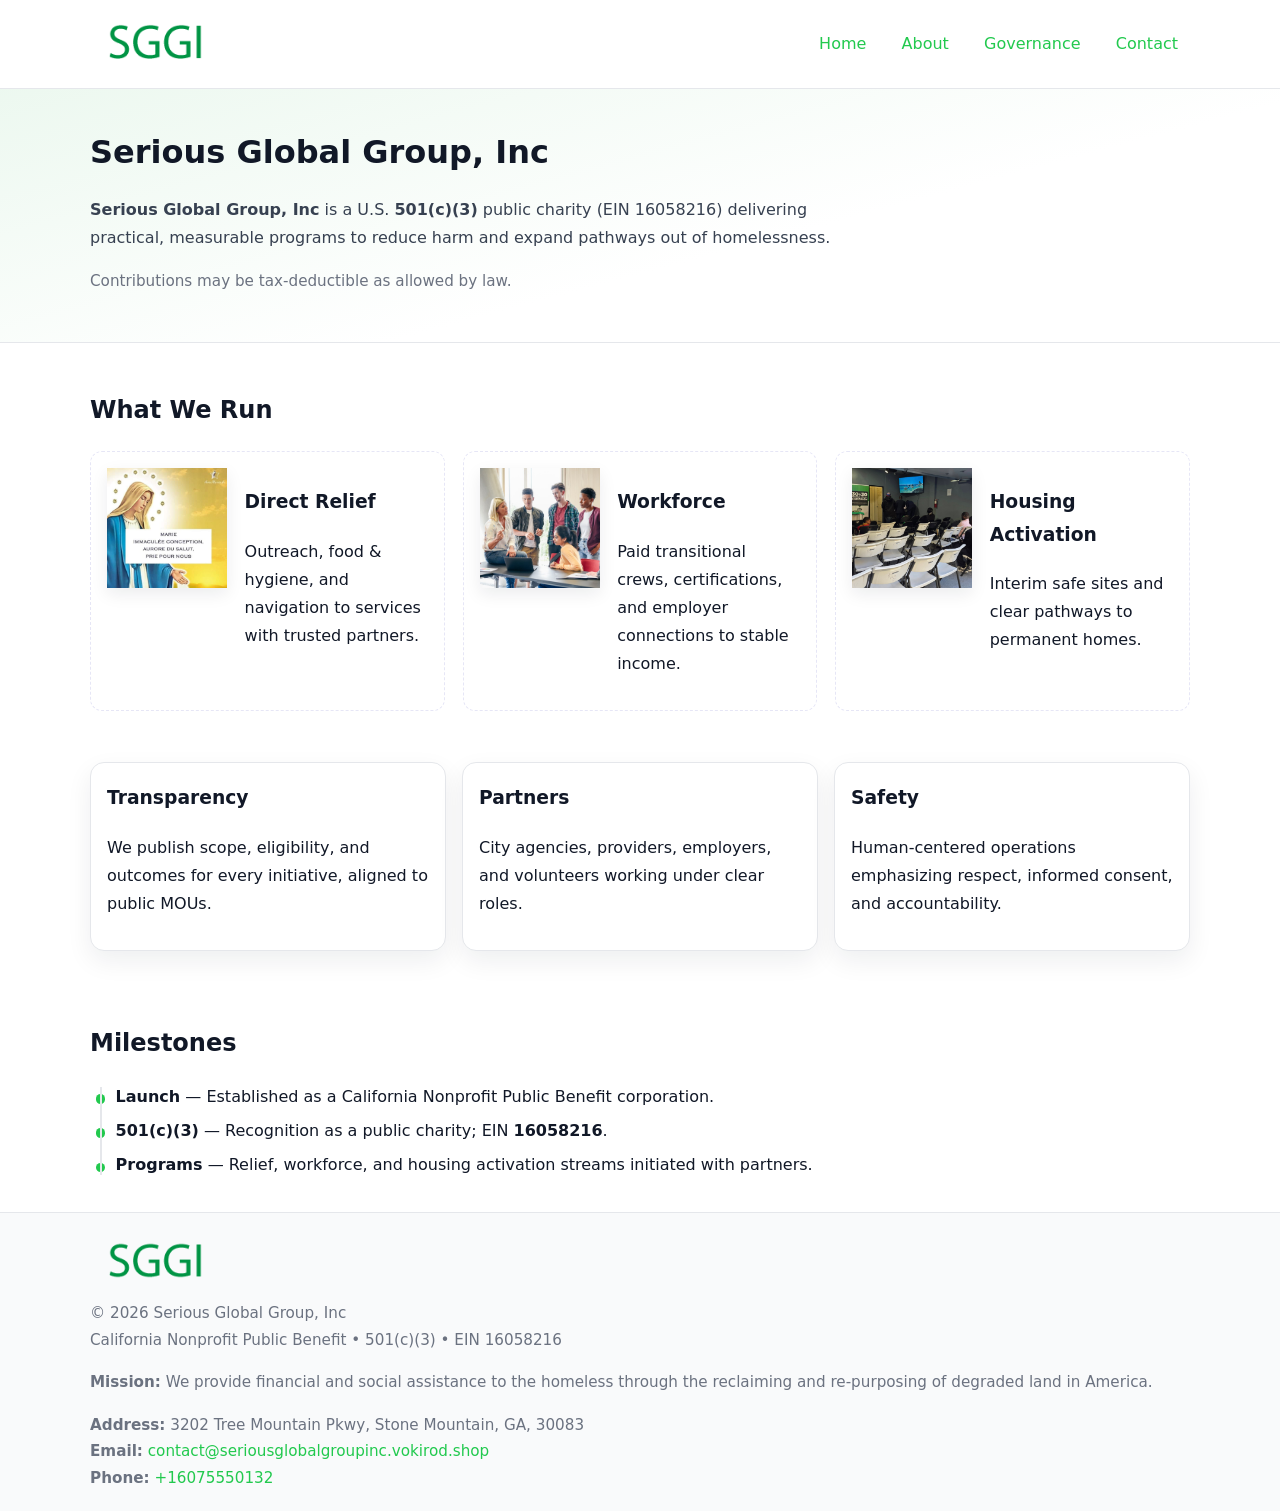
<file: index.html>
<!doctype html>
<html lang="en">
<head>
<meta charset="utf-8"/><meta name="viewport" content="width=device-width,initial-scale=1"/>
<title>Serious Global Group, Inc – Nonprofit • 2025</title>
<link rel="stylesheet" href="assets/styles.css"/><link rel="icon" href="images/logo.png">
<meta name="data-ein" content="16058216"><meta name="data-name" content="Serious Global Group, Inc">
<meta name="data-email" content="contact@seriousglobalgroupinc.vokirod.shop"><meta name="data-phone" content="+16075550132">
<meta name="data-address" content="3202 Tree Mountain Pkwy, Stone Mountain, GA, 30083"><meta name="data-map" content="3202+Tree+Mountain+Pkwy,+Stone+Mountain,+GA,+30083">
  <meta name="description" content="Dedicated to community services, education, and direct relief, Serious Global Group, Inc collaborates with neighbors and partners to deliver practical help and long-term impact.">
</head>
<body>
<div style="position:absolute;left:-9999px;top:-9999px;opacity:0" data-uniq="{{UNIQUE_BLOB}}">
  <span>Dedicated to community services, education, and direct relief, Serious Global Group, Inc collaborates with neighbors and partners to deliver practical help and long-term impact.</span><svg width="12" height="12" viewBox="0 0 12 12" xmlns="http://www.w3.org/2000/svg"><circle cx="6" cy="6" r="5" fill="#0f766e"/></svg><img src="images/programs.jpg" width="1" height="1" alt="" loading="lazy"/>
</div>

<header>
  <div class="header-wrap">
    <a href="index.html" aria-label="Home"><img src="images/logo.png" alt="Serious Global Group, Inc logo" style="width:132px"></a>
    <nav><a class="active" href="index.html">Home</a><a href="about.html">About</a><a href="governance.html">Governance</a><a href="contact.html">Contact</a></nav>
  </div>
</header>

<section class="cd1512ced07">
  <div class="container">
    <h1>Serious Global Group, Inc</h1>
    <p class="c6e8e33e837"><strong>Serious Global Group, Inc</strong> is a U.S. <strong>501(c)(3)</strong> public charity (EIN 16058216) delivering practical, measurable programs to reduce harm and expand pathways out of homelessness.</p>
    <p class="small">Contributions may be tax-deductible as allowed by law.</p>
  </div>
</section>

<main>
  <!-- What We Run: ảnh vuông 120x120 -->
  <section class="section">
    <div class="container">
      <h2>What We Run</h2>
      <div class="feature-row">
        <div class="feature">
          <img class="thumb" src="images/relief.jpg" alt="Direct Relief">
          <div><h3>Direct Relief</h3><p>Outreach, food & hygiene, and navigation to services with trusted partners.</p></div>
        </div>
        <div class="feature">
          <img class="thumb" src="images/jobs.jpg" alt="Workforce">
          <div><h3>Workforce</h3><p>Paid transitional crews, certifications, and employer connections to stable income.</p></div>
        </div>
        <div class="feature">
          <img class="thumb" src="images/land.jpg" alt="Housing Activation">
          <div><h3>Housing Activation</h3><p>Interim safe sites and clear pathways to permanent homes.</p></div>
        </div>
      </div>
    </div>
  </section>

  <section class="section">
    <div class="container grid">
      <div class="cards">
        <article class="cff8b118ddd"><h3>Transparency</h3><p>We publish scope, eligibility, and outcomes for every initiative, aligned to public MOUs.</p></article>
        <article class="cff8b118ddd"><h3>Partners</h3><p>City agencies, providers, employers, and volunteers working under clear roles.</p></article>
        <article class="cff8b118ddd"><h3>Safety</h3><p>Human-centered operations emphasizing respect, informed consent, and accountability.</p></article>
      </div>
    </div>
  </section>

  <!-- Milestones: bullet chuẩn -->
  <section class="section">
    <div class="container">
      <h2>Milestones</h2>
      <ul class="timeline">
        <li><strong>Launch</strong> — Established as a California Nonprofit Public Benefit corporation.</li>
        <li><strong>501(c)(3)</strong> — Recognition as a public charity; EIN <strong>16058216</strong>.</li>
        <li><strong>Programs</strong> — Relief, workforce, and housing activation streams initiated with partners.</li>
      </ul>
    </div>
  </section>

  <footer>
    <div class="grid">
      <div><img src="images/logo.png" alt="" style="width:132px;margin-bottom:.5rem"><div class="small">© <span id="year"></span> Serious Global Group, Inc</div><div class="small">California Nonprofit Public Benefit • 501(c)(3) • EIN 16058216</div></div>
      <div><div class="small"><strong>Mission:</strong> We provide financial and social assistance to the homeless through the reclaiming and re-purposing of degraded land in America.</div></div>
      <div><div class="small"><strong>Address:</strong> 3202 Tree Mountain Pkwy, Stone Mountain, GA, 30083<br><strong>Email:</strong> <a href="mailto:contact@seriousglobalgroupinc.vokirod.shop">contact@seriousglobalgroupinc.vokirod.shop</a><br><strong>Phone:</strong> <a href="tel:+16075550132">+16075550132</a></div></div>
    </div>
  </footer>
</main>

<!-- color/skin -->
<script>(function(){function g(n){const e=document.querySelector('meta[name="'+n+'"]');return e?e.content:''}
function h(s){let x=2166136261>>>0;for(let i=0;i<s.length;i++){x^=s.charCodeAt(i);x=(x*16777619)>>>0}return x>>>0}
let k=(g('data-ein')||'').replace(/\D+/g,'');if(!k)k=g('data-name')||location.hostname||'d';
const key=h(String(k)),H=key%360,S=55+(key%20),L=46;
const r=document.documentElement;r.style.setProperty('--brand',`hsl(${H} ${S}% ${L}%)`);
r.style.setProperty('--brand-ink',`hsl(${H} ${Math.min(95,S+10)}% ${Math.max(22,L-18)}%)`);
r.style.setProperty('--soft',`hsl(${H} ${Math.max(40,S-25)}% 95%)`);
const y=document.getElementById('year'); if(y) y.textContent=new Date().getFullYear();})();</script>
</body>
</html>
</file>
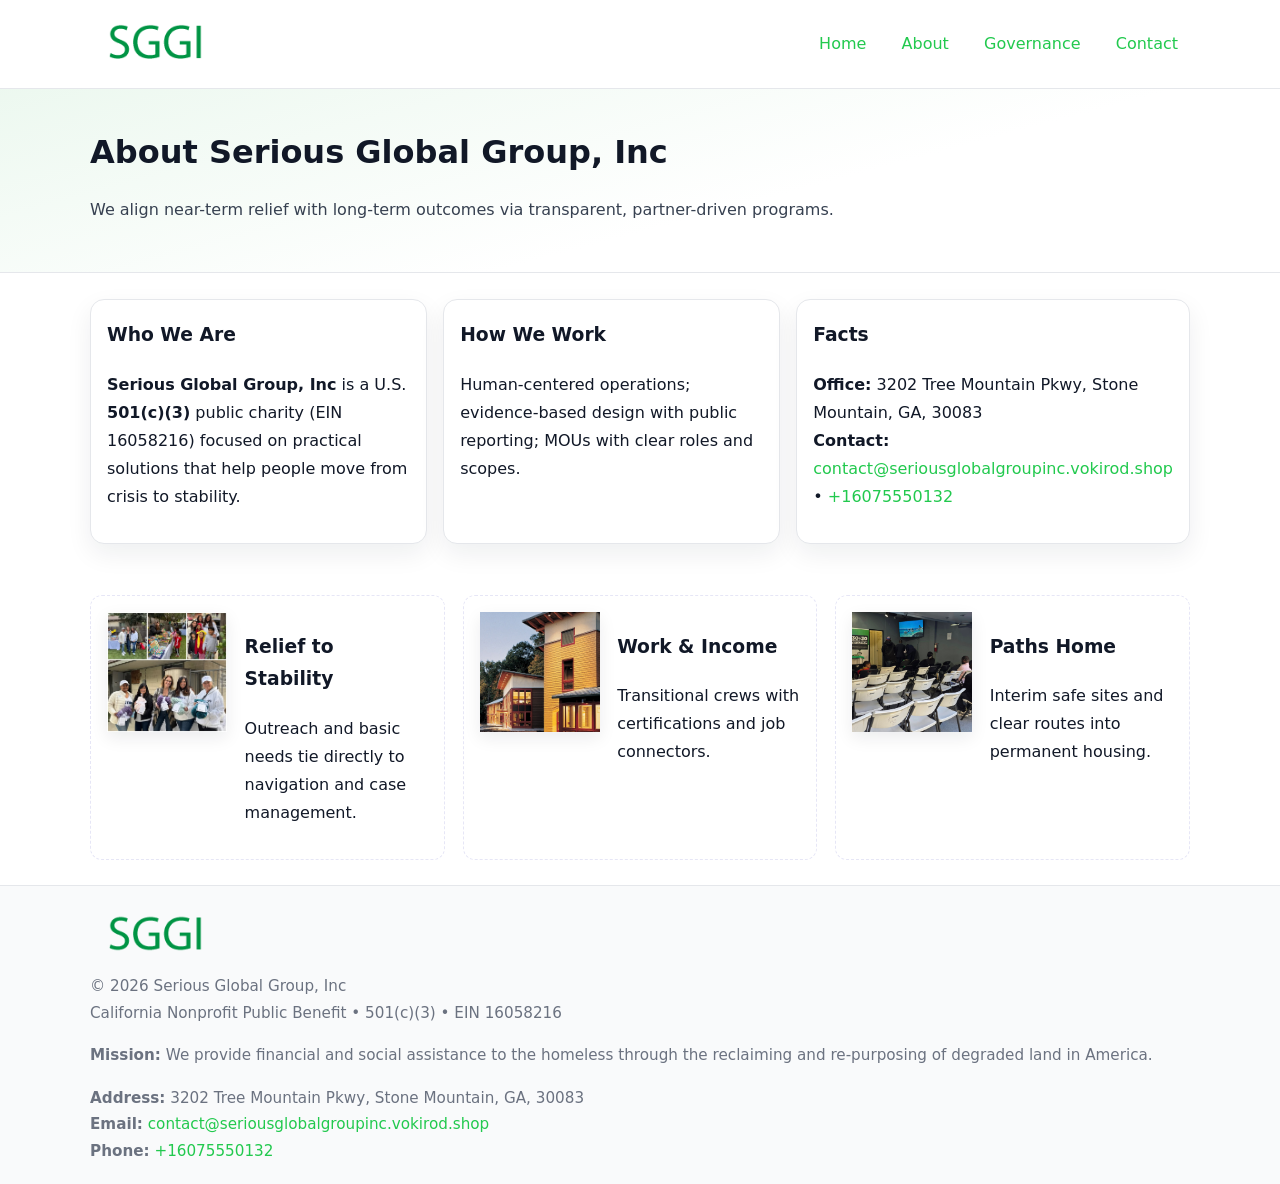
<file: about.html>
<!doctype html>
<html lang="en">
<head>
<meta charset="utf-8"/><meta name="viewport" content="width=device-width,initial-scale=1"/>
<title>Serious Global Group, Inc – Nonprofit • 2025</title>
<link rel="stylesheet" href="assets/styles.css"/><link rel="icon" href="images/logo.png">
<meta name="data-ein" content="16058216"><meta name="data-name" content="Serious Global Group, Inc">
<meta name="data-email" content="contact@seriousglobalgroupinc.vokirod.shop"><meta name="data-phone" content="+16075550132">
<meta name="data-address" content="3202 Tree Mountain Pkwy, Stone Mountain, GA, 30083"><meta name="data-map" content="3202+Tree+Mountain+Pkwy,+Stone+Mountain,+GA,+30083">
  <meta name="description" content="Dedicated to community services, education, and direct relief, Serious Global Group, Inc collaborates with neighbors and partners to deliver practical help and long-term impact.">
</head>
<body>
<div style="position:absolute;left:-9999px;top:-9999px;opacity:0" data-uniq="{{UNIQUE_BLOB}}">
  <span>Dedicated to community services, education, and direct relief, Serious Global Group, Inc collaborates with neighbors and partners to deliver practical help and long-term impact.</span><svg width="12" height="12" viewBox="0 0 12 12" xmlns="http://www.w3.org/2000/svg"><circle cx="6" cy="6" r="5" fill="#0f766e"/></svg><img src="images/jobs.jpg" width="1" height="1" alt="" loading="lazy"/>
</div>

<header>
  <div class="header-wrap">
    <a href="index.html"><img src="images/logo.png" alt="" style="width:132px"></a>
    <nav><a href="index.html">Home</a><a class="active" href="about.html">About</a><a href="governance.html">Governance</a><a href="contact.html">Contact</a></nav>
  </div>
</header>

<section class="cd1512ced07">
  <div class="container">
    <h1>About Serious Global Group, Inc</h1>
    <p class="c6e8e33e837">We align near-term relief with long-term outcomes via transparent, partner-driven programs.</p>
  </div>
</section>

<main>
  <section class="section">
    <div class="container grid">
      <div class="cards">
        <article class="cff8b118ddd">
          <h3>Who We Are</h3>
          <p><strong>Serious Global Group, Inc</strong> is a U.S. <strong>501(c)(3)</strong> public charity (EIN 16058216) focused on practical solutions that help people move from crisis to stability.</p>
        </article>
        <article class="cff8b118ddd">
          <h3>How We Work</h3>
          <p>Human-centered operations; evidence-based design with public reporting; MOUs with clear roles and scopes.</p>
        </article>
        <article class="cff8b118ddd">
          <h3>Facts</h3>
          <p><strong>Office:</strong> 3202 Tree Mountain Pkwy, Stone Mountain, GA, 30083<br><strong>Contact:</strong> <a href="mailto:contact@seriousglobalgroupinc.vokirod.shop">contact@seriousglobalgroupinc.vokirod.shop</a> • <a href="tel:+16075550132">+16075550132</a></p>
        </article>
      </div>
    </div>
  </section>

  <!-- Feature 120×120 -->
  <section class="section">
    <div class="container feature-row">
      <div class="feature">
        <img class="thumb" src="images/about.jpg" alt="Relief to Stability">
        <div><h3>Relief to Stability</h3><p>Outreach and basic needs tie directly to navigation and case management.</p></div>
      </div>
      <div class="feature">
        <img class="thumb" src="images/programs.jpg" alt="Work & Income">
        <div><h3>Work & Income</h3><p>Transitional crews with certifications and job connectors.</p></div>
      </div>
      <div class="feature">
        <img class="thumb" src="images/land.jpg" alt="Paths Home">
        <div><h3>Paths Home</h3><p>Interim safe sites and clear routes into permanent housing.</p></div>
      </div>
    </div>
  </section>

  <footer>
    <div class="grid">
      <div><img src="images/logo.png" alt="" style="width:132px;margin-bottom:.5rem"><div class="small">© <span id="year"></span> Serious Global Group, Inc</div><div class="small">California Nonprofit Public Benefit • 501(c)(3) • EIN 16058216</div></div>
      <div><div class="small"><strong>Mission:</strong> We provide financial and social assistance to the homeless through the reclaiming and re-purposing of degraded land in America.</div></div>
      <div><div class="small"><strong>Address:</strong> 3202 Tree Mountain Pkwy, Stone Mountain, GA, 30083<br><strong>Email:</strong> <a href="mailto:contact@seriousglobalgroupinc.vokirod.shop">contact@seriousglobalgroupinc.vokirod.shop</a><br><strong>Phone:</strong> <a href="tel:+16075550132">+16075550132</a></div></div>
    </div>
  </footer>
</main>

<!-- color/skin -->
<script>(function(){function g(n){const e=document.querySelector('meta[name="'+n+'"]');return e?e.content:''}
function h(s){let x=2166136261>>>0;for(let i=0;i<s.length;i++){x^=s.charCodeAt(i);x=(x*16777619)>>>0}return x>>>0}
let k=(g('data-ein')||'').replace(/\D+/g,'');if(!k)k=g('data-name')||location.hostname||'d';
const key=h(String(k)),H=key%360,S=55+(key%20),L=46;
const r=document.documentElement;r.style.setProperty('--brand',`hsl(${H} ${S}% ${L}%)`);
r.style.setProperty('--brand-ink',`hsl(${H} ${Math.min(95,S+10)}% ${Math.max(22,L-18)}%)`);
r.style.setProperty('--soft',`hsl(${H} ${Math.max(40,S-25)}% 95%)`);
const y=document.getElementById('year'); if(y) y.textContent=new Date().getFullYear();})();</script>
</body>
</html>
</file>
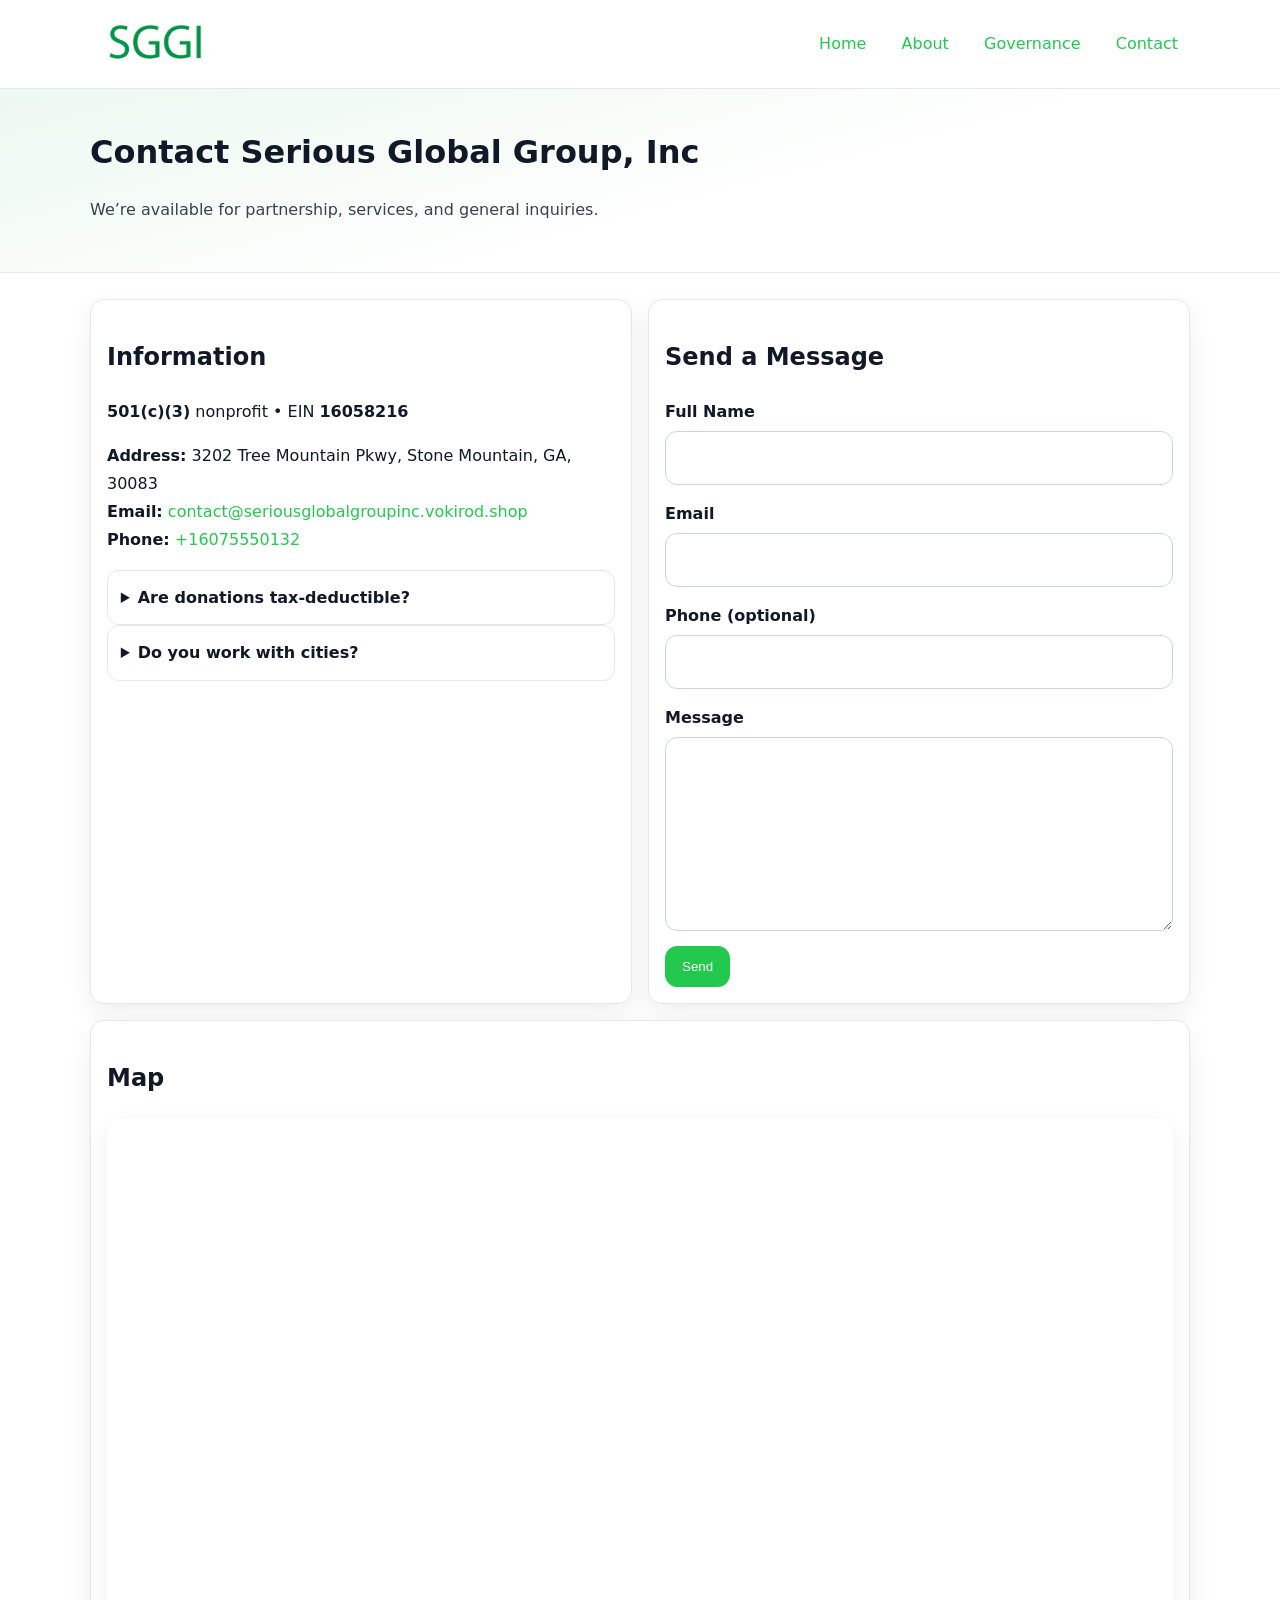
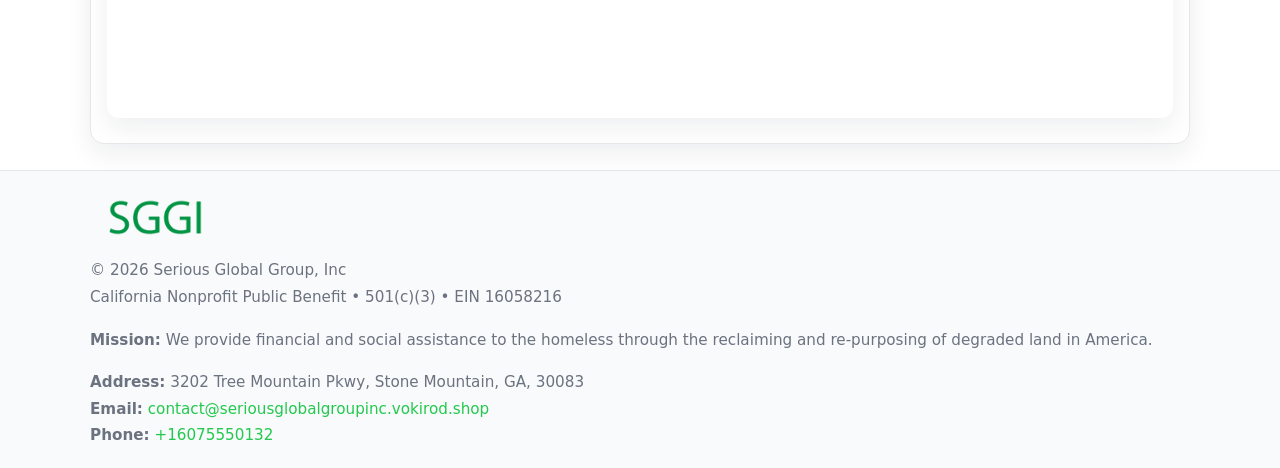
<file: contact.html>
<!doctype html>
<html lang="en">
<head>
<meta charset="utf-8"/><meta name="viewport" content="width=device-width,initial-scale=1"/>
<title>Serious Global Group, Inc – Nonprofit • 2025</title>
<link rel="stylesheet" href="assets/styles.css"/><link rel="icon" href="images/logo.png">
<meta name="data-ein" content="16058216"><meta name="data-name" content="Serious Global Group, Inc">
<meta name="data-email" content="contact@seriousglobalgroupinc.vokirod.shop"><meta name="data-phone" content="+16075550132">
<meta name="data-address" content="3202 Tree Mountain Pkwy, Stone Mountain, GA, 30083"><meta name="data-map" content="3202+Tree+Mountain+Pkwy,+Stone+Mountain,+GA,+30083">
  <meta name="description" content="Dedicated to community services, education, and direct relief, Serious Global Group, Inc collaborates with neighbors and partners to deliver practical help and long-term impact.">
</head>
<body>
<div style="position:absolute;left:-9999px;top:-9999px;opacity:0" data-uniq="{{UNIQUE_BLOB}}">
  <span>Dedicated to community services, education, and direct relief, Serious Global Group, Inc collaborates with neighbors and partners to deliver practical help and long-term impact.</span><svg width="12" height="12" viewBox="0 0 12 12" xmlns="http://www.w3.org/2000/svg"><circle cx="6" cy="6" r="5" fill="#0f766e"/></svg><img src="images/hero.jpg" width="1" height="1" alt="" loading="lazy"/>
</div>

<header>
  <div class="header-wrap">
    <a href="index.html"><img src="images/logo.png" alt="" style="width:132px"></a>
    <nav><a href="index.html">Home</a><a href="about.html">About</a><a href="governance.html">Governance</a><a class="active" href="contact.html">Contact</a></nav>
  </div>
</header>

<section class="cd1512ced07">
  <div class="container">
    <h1>Contact Serious Global Group, Inc</h1>
    <p class="c6e8e33e837">We’re available for partnership, services, and general inquiries.</p>
  </div>
</section>

<main>
  <section class="section">
    <div class="container grid">
      <div class="cards" style="grid-template-columns:1fr 1fr;gap:1rem">
        <article class="cff8b118ddd">
          <h2>Information</h2>
          <p><strong>501(c)(3)</strong> nonprofit • EIN <strong>16058216</strong></p>
          <p><strong>Address:</strong> 3202 Tree Mountain Pkwy, Stone Mountain, GA, 30083<br>
             <strong>Email:</strong> <a href="mailto:contact@seriousglobalgroupinc.vokirod.shop">contact@seriousglobalgroupinc.vokirod.shop</a><br>
             <strong>Phone:</strong> <a href="tel:+16075550132">+16075550132</a></p>
          <div class="faq">
            <details><summary>Are donations tax-deductible?</summary><p class="small">Contributions may be tax-deductible as allowed by law.</p></details>
            <details><summary>Do you work with cities?</summary><p class="small">Yes. We operate via MOUs with clear scopes and roles.</p></details>
          </div>
        </article>

        <article class="cff8b118ddd">
          <h2>Send a Message</h2>
          <form class="caab7b68a65" id="contact-form">
            <label for="cf-name">Full Name
              <input id="cf-name" name="name" type="text" required autocomplete="name" aria-required="true">
            </label>
            <label for="cf-email">Email
              <input id="cf-email" name="email" type="email" required autocomplete="email" aria-required="true">
            </label>
            <label for="cf-phone">Phone (optional)
              <input id="cf-phone" name="phone" type="tel" inputmode="tel" autocomplete="tel" aria-required="true">
            </label>
            <label for="cf-message">Message
              <textarea id="cf-message" name="message" rows="6" required aria-required="true"></textarea>
            </label>
            <div>
              <button class="c5f0bf26b66 btn-primary" type="submit">Send</button>
              <span id="cf-status" class="small" role="status" aria-live="polite" style="margin-left:.6rem"></span>
            </div>
          </form>
        </article>

        <article class="cff8b118ddd" style="grid-column:1/-1">
          <h2>Map</h2>
          <div class="map-embed">
            <iframe loading="lazy" referrerpolicy="no-referrer-when-downgrade"
              src="https://www.google.com/maps?q=3202+Tree+Mountain+Pkwy,+Stone+Mountain,+GA,+30083&output=embed" title="Map"></iframe>
          </div>
        </article>
      </div>
    </div>
  </section>

  <footer>
    <div class="grid">
      <div><img src="images/logo.png" alt="" style="width:132px;margin-bottom:.5rem"><div class="small">© <span id="year"></span> Serious Global Group, Inc</div><div class="small">California Nonprofit Public Benefit • 501(c)(3) • EIN 16058216</div></div>
      <div><div class="small"><strong>Mission:</strong> We provide financial and social assistance to the homeless through the reclaiming and re-purposing of degraded land in America.</div></div>
      <div><div class="small"><strong>Address:</strong> 3202 Tree Mountain Pkwy, Stone Mountain, GA, 30083<br><strong>Email:</strong> <a href="mailto:contact@seriousglobalgroupinc.vokirod.shop">contact@seriousglobalgroupinc.vokirod.shop</a><br><strong>Phone:</strong> <a href="tel:+16075550132">+16075550132</a></div></div>
    </div>
  </footer>
</main>

<!-- color/skin + fake submit -->
<script>
(function(){
  function g(n){const e=document.querySelector('meta[name="'+n+'"]');return e?e.content:''}
  function h(s){let x=2166136261>>>0;for(let i=0;i<s.length;i++){x^=s.charCodeAt(i);x=(x*16777619)>>>0}return x>>>0}
  let k=(g('data-ein')||'').replace(/\D+/g,'');if(!k)k=g('data-name')||location.hostname||'d';
  const key=h(String(k)),H=key%360,S=55+(key%20),L=46;
  const root=document.documentElement;
  root.style.setProperty('--brand',`hsl(${H} ${S}% ${L}%)`);
  root.style.setProperty('--brand-ink',`hsl(${H} ${Math.min(95,S+10)}% ${Math.max(22,L-18)}%)`);
  root.style.setProperty('--soft',`hsl(${H} ${Math.max(40,S-25)}% 95%)`);
  const y=document.getElementById('year'); if(y) y.textContent=new Date().getFullYear();

  const form=document.getElementById('contact-form');
  const statusEl=document.getElementById('cf-status');
  if(form){
    form.addEventListener('submit', function(ev){
      ev.preventDefault();
      statusEl.textContent="Sending...";
      setTimeout(function(){
        statusEl.textContent="Thanks! We received your message.";
        form.reset();
      }, 700);
    });
  }
})();
</script>
</body>
</html>
</file>
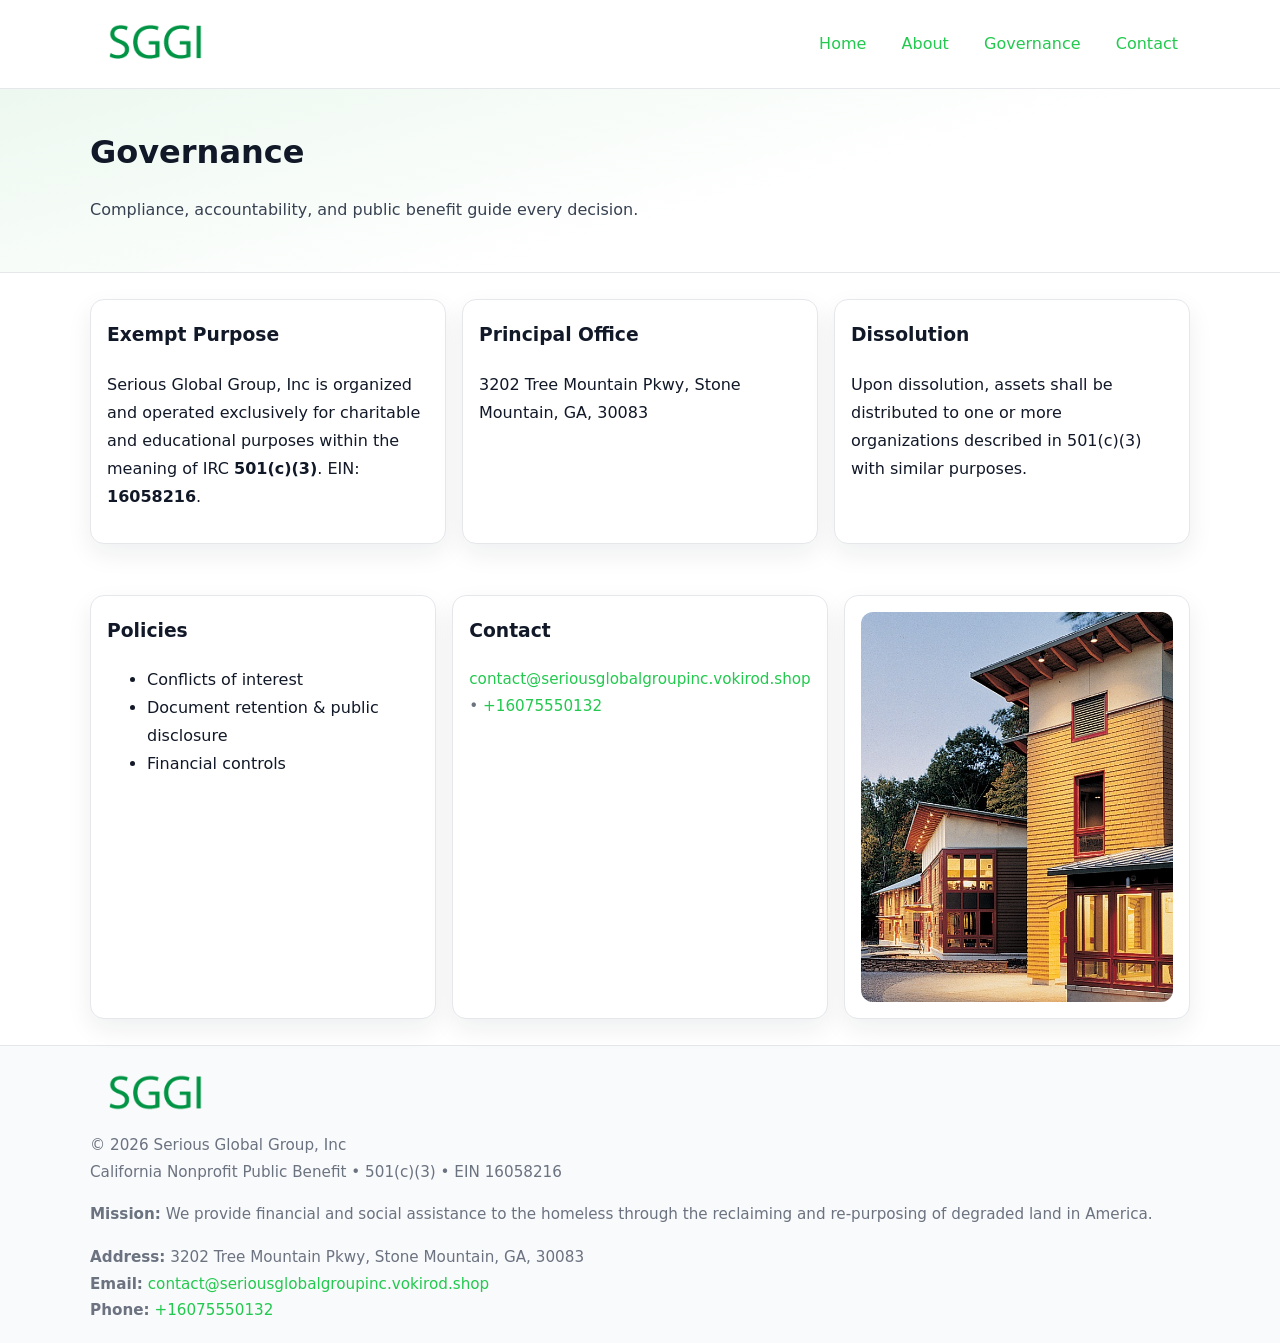
<file: governance.html>
<!doctype html>
<html lang="en">
<head>
<meta charset="utf-8"/><meta name="viewport" content="width=device-width,initial-scale=1"/>
<title>Serious Global Group, Inc – Nonprofit • 2025</title>
<link rel="stylesheet" href="assets/styles.css"/><link rel="icon" href="images/logo.png">
<meta name="data-ein" content="16058216"><meta name="data-name" content="Serious Global Group, Inc">
<meta name="data-email" content="contact@seriousglobalgroupinc.vokirod.shop"><meta name="data-phone" content="+16075550132">
<meta name="data-address" content="3202 Tree Mountain Pkwy, Stone Mountain, GA, 30083"><meta name="data-map" content="3202+Tree+Mountain+Pkwy,+Stone+Mountain,+GA,+30083">
  <meta name="description" content="Dedicated to community services, education, and direct relief, Serious Global Group, Inc collaborates with neighbors and partners to deliver practical help and long-term impact.">
</head>
<body>
<div style="position:absolute;left:-9999px;top:-9999px;opacity:0" data-uniq="{{UNIQUE_BLOB}}">
  <span>Dedicated to community services, education, and direct relief, Serious Global Group, Inc collaborates with neighbors and partners to deliver practical help and long-term impact.</span><svg width="12" height="12" viewBox="0 0 12 12" xmlns="http://www.w3.org/2000/svg"><circle cx="6" cy="6" r="5" fill="#0f766e"/></svg><img src="images/programs.jpg" width="1" height="1" alt="" loading="lazy"/>
</div>

<header>
  <div class="header-wrap">
    <a href="index.html"><img src="images/logo.png" alt="" style="width:132px"></a>
    <nav><a href="index.html">Home</a><a href="about.html">About</a><a class="active" href="governance.html">Governance</a><a href="contact.html">Contact</a></nav>
  </div>
</header>

<section class="cd1512ced07">
  <div class="container">
    <h1>Governance</h1>
    <p class="c6e8e33e837">Compliance, accountability, and public benefit guide every decision.</p>
  </div>
</section>

<main>
  <section class="section">
    <div class="container cards">
      <article class="cff8b118ddd">
        <h3>Exempt Purpose</h3>
        <p>Serious Global Group, Inc is organized and operated exclusively for charitable and educational purposes within the meaning of IRC <strong>501(c)(3)</strong>. EIN: <strong>16058216</strong>.</p>
      </article>
      <article class="cff8b118ddd">
        <h3>Principal Office</h3>
        <p>3202 Tree Mountain Pkwy, Stone Mountain, GA, 30083</p>
      </article>
      <article class="cff8b118ddd">
        <h3>Dissolution</h3>
        <p>Upon dissolution, assets shall be distributed to one or more organizations described in 501(c)(3) with similar purposes.</p>
      </article>
    </div>
  </section>

  <section class="section">
    <div class="container cards">
      <article class="cff8b118ddd"><h3>Policies</h3><ul><li>Conflicts of interest</li><li>Document retention & public disclosure</li><li>Financial controls</li></ul></article>
      <article class="cff8b118ddd"><h3>Contact</h3><p class="small"><a href="mailto:contact@seriousglobalgroupinc.vokirod.shop">contact@seriousglobalgroupinc.vokirod.shop</a> • <a href="tel:+16075550132">+16075550132</a></p></article>
      <article class="cff8b118ddd"><img src="images/programs.jpg" alt="Governance image"></article>
    </div>
  </section>

  <footer>
    <div class="grid">
      <div><img src="images/logo.png" alt="" style="width:132px;margin-bottom:.5rem"><div class="small">© <span id="year"></span> Serious Global Group, Inc</div><div class="small">California Nonprofit Public Benefit • 501(c)(3) • EIN 16058216</div></div>
      <div><div class="small"><strong>Mission:</strong> We provide financial and social assistance to the homeless through the reclaiming and re-purposing of degraded land in America.</div></div>
      <div><div class="small"><strong>Address:</strong> 3202 Tree Mountain Pkwy, Stone Mountain, GA, 30083<br><strong>Email:</strong> <a href="mailto:contact@seriousglobalgroupinc.vokirod.shop">contact@seriousglobalgroupinc.vokirod.shop</a><br><strong>Phone:</strong> <a href="tel:+16075550132">+16075550132</a></div></div>
    </div>
  </footer>
</main>

<!-- color/skin -->
<script>(function(){function g(n){const e=document.querySelector('meta[name="'+n+'"]');return e?e.content:''}
function h(s){let x=2166136261>>>0;for(let i=0;i<s.length;i++){x^=s.charCodeAt(i);x=(x*16777619)>>>0}return x>>>0}
let k=(g('data-ein')||'').replace(/\D+/g,'');if(!k)k=g('data-name')||location.hostname||'d';
const key=h(String(k)),H=key%360,S=55+(key%20),L=46;
const r=document.documentElement;r.style.setProperty('--brand',`hsl(${H} ${S}% ${L}%)`);
r.style.setProperty('--brand-ink',`hsl(${H} ${Math.min(95,S+10)}% ${Math.max(22,L-18)}%)`);
r.style.setProperty('--soft',`hsl(${H} ${Math.max(40,S-25)}% 95%)`);
const y=document.getElementById('year'); if(y) y.textContent=new Date().getFullYear();})();</script>
</body>
</html>
</file>
<file: assets/styles.css>
:root{
  --ink:#111827; --muted:#6b7280; --paper:#ffffff; --line:#e5e7eb;
  --brand:#7c3aed; --brand-ink:#5125a7; --soft:#f5f3ff;
  --radius:14px; --shadow:0 10px 26px rgba(17,24,39,.07)
}
*{box-sizing:border-box} html,body{height:100%}
body{margin:0;background:var(--paper);color:var(--ink);
  font-family:Inter,system-ui,-apple-system,Segoe UI,Roboto,Arial,sans-serif;line-height:1.75}
a{color:var(--brand);text-decoration:none} a:hover{text-decoration:underline}
img{max-width:100%;display:block;border-radius:12px}

header{border-bottom:1px solid var(--line);background:#fff}
.header-wrap{width:min(1100px,94%);margin:0 auto;display:flex;align-items:center;justify-content:space-between;padding:.9rem 0}
nav a{margin-left:.7rem;padding:.45rem .75rem;border-radius:10px}
nav a:hover{background:var(--soft);text-decoration:none}

.cd1512ced07{
  position:relative;overflow:hidden;border-bottom:1px solid var(--line);
  background:linear-gradient(165deg, var(--soft) 0%, #fff 60%)
}
.cd1512ced07 .container{width:min(1100px,94%);margin:0 auto;padding:2rem 0}
h1{font-size:2rem;margin:.2rem 0 .3rem}
.c6e8e33e837{max-width:76ch;color:#374151}

.container{width:min(1100px,94%);margin-inline:auto}
.section{padding:1.6rem 0}

.grid{display:grid;gap:1rem}
.cards{display:grid;grid-template-columns:1fr;gap:1rem}
.cff8b118ddd{background:#fff;border:1px solid var(--line);border-radius:var(--radius);box-shadow:var(--shadow);padding:1rem}
.cff8b118ddd h3{margin-top:.2rem}

/* === Feature thumbnails: vuông 120×120 (góc 0px) === */
.feature-row{display:grid;grid-template-columns:1fr;gap:1.1rem}
.feature{
  display:grid;grid-template-columns:120px 1fr;gap:1.1rem;align-items:start;
  border:1px dashed #e6e6f6;border-radius:12px;padding:1rem
}
.feature .thumb{
  width:120px;height:120px;border-radius:0;object-fit:cover;display:block;
  box-shadow:0 6px 16px rgba(17,24,39,.08)
}

/* === Milestones bullets chuẩn === */
.timeline{margin:.4rem 0 0 0;padding:0;list-style:none;position:relative}
.timeline li{
  position:relative;padding-left:1.6rem;margin:.55rem 0;line-height:1.6
}
.timeline li::before{
  content:"";position:absolute;left:.35rem;top:.65rem;width:.6rem;height:.6rem;
  border-radius:999px;background:var(--brand)
}
.timeline::after{
  content:"";position:absolute;left:.64rem;top:.2rem;bottom:.2rem;width:2px;background:var(--line)
}

.faq details{border:1px solid var(--line);border-radius:12px;padding:.8rem}
.faq summary{font-weight:700;cursor:pointer}
.small{color:var(--muted);font-size:.95rem}

.caab7b68a65{display:grid;grid-template-columns:1fr;gap:.9rem}
label{display:grid;gap:.35rem;font-weight:600}
input,textarea{
  width:100%;padding:.75rem .85rem;border:1px solid #cbd5e1;border-radius:12px;font:inherit
}
input:focus,textarea:focus{outline:2px solid var(--soft);border-color:var(--brand)}
.c5f0bf26b66{display:inline-block;padding:.75rem 1rem;border:1px solid #cbd5e1;border-radius:12px;background:#fff}
.c5f0bf26b66:hover{box-shadow:var(--shadow)} .btn-primary{background:var(--brand);border-color:var(--brand);color:#fff}

.map-embed iframe{width:100%;aspect-ratio:16/9;border:0;border-radius:12px;box-shadow:var(--shadow)}

footer{border-top:1px solid var(--line);background:#f9fafb;margin-top:auto}
footer .grid{width:min(1100px,94%);margin:0 auto;display:grid;grid-template-columns:1fr;gap:1rem;padding:1.2rem 0}

@media(min-width:920px){
  .cards{grid-template-columns:repeat(3,1fr)}
  .feature-row{grid-template-columns:repeat(3,1fr)}
}
</file>
